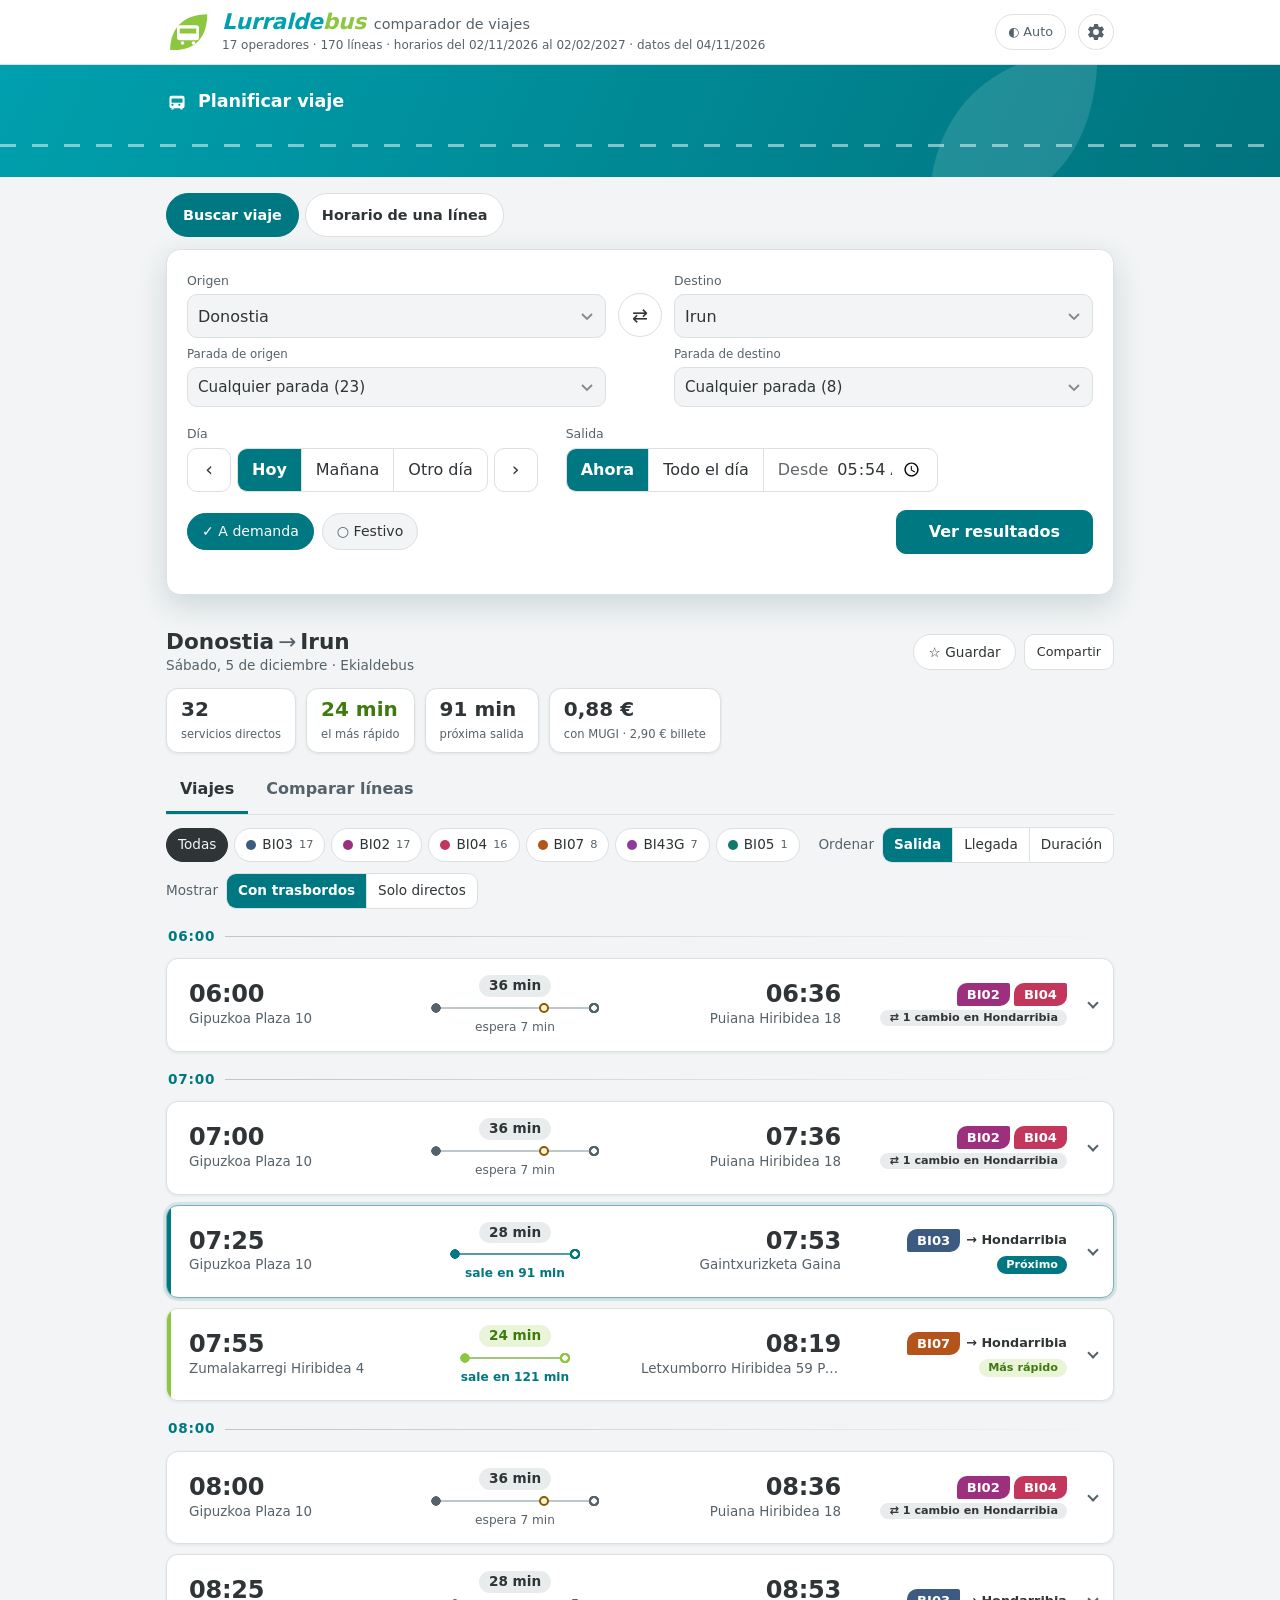
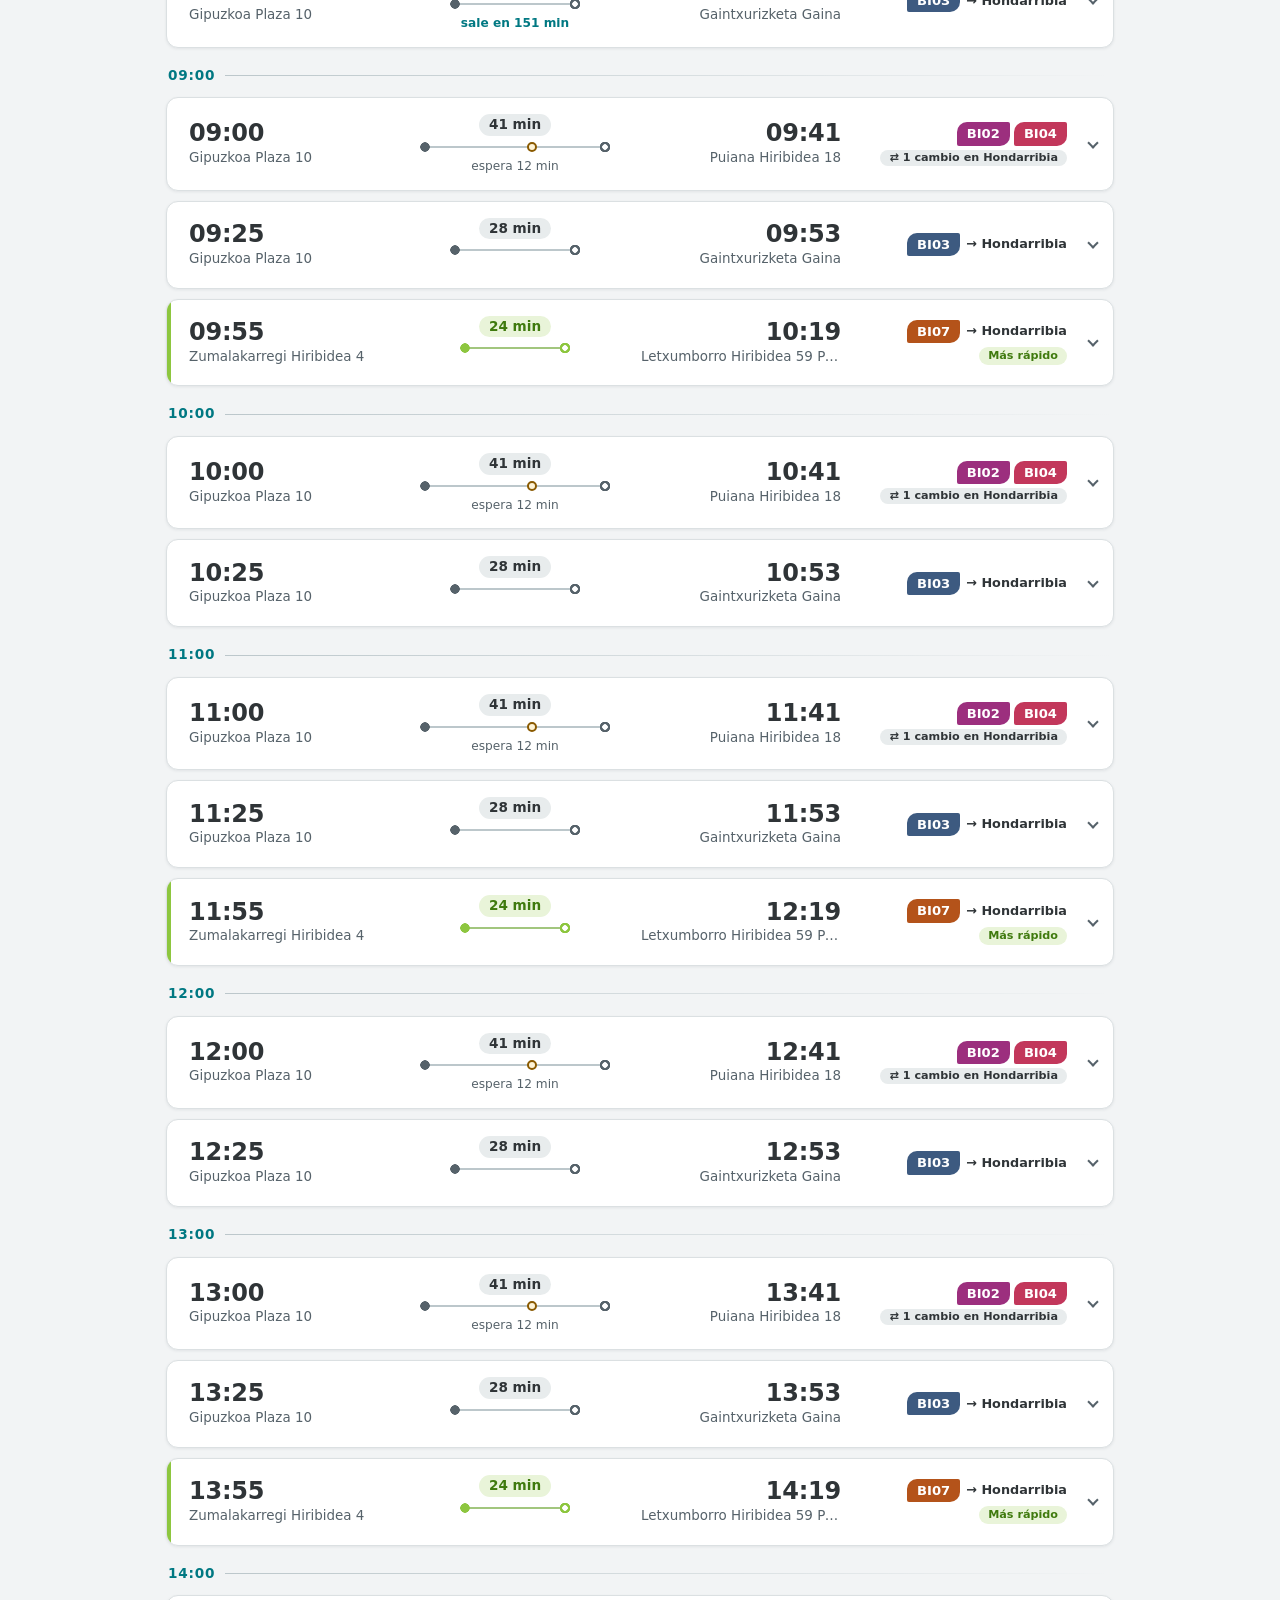
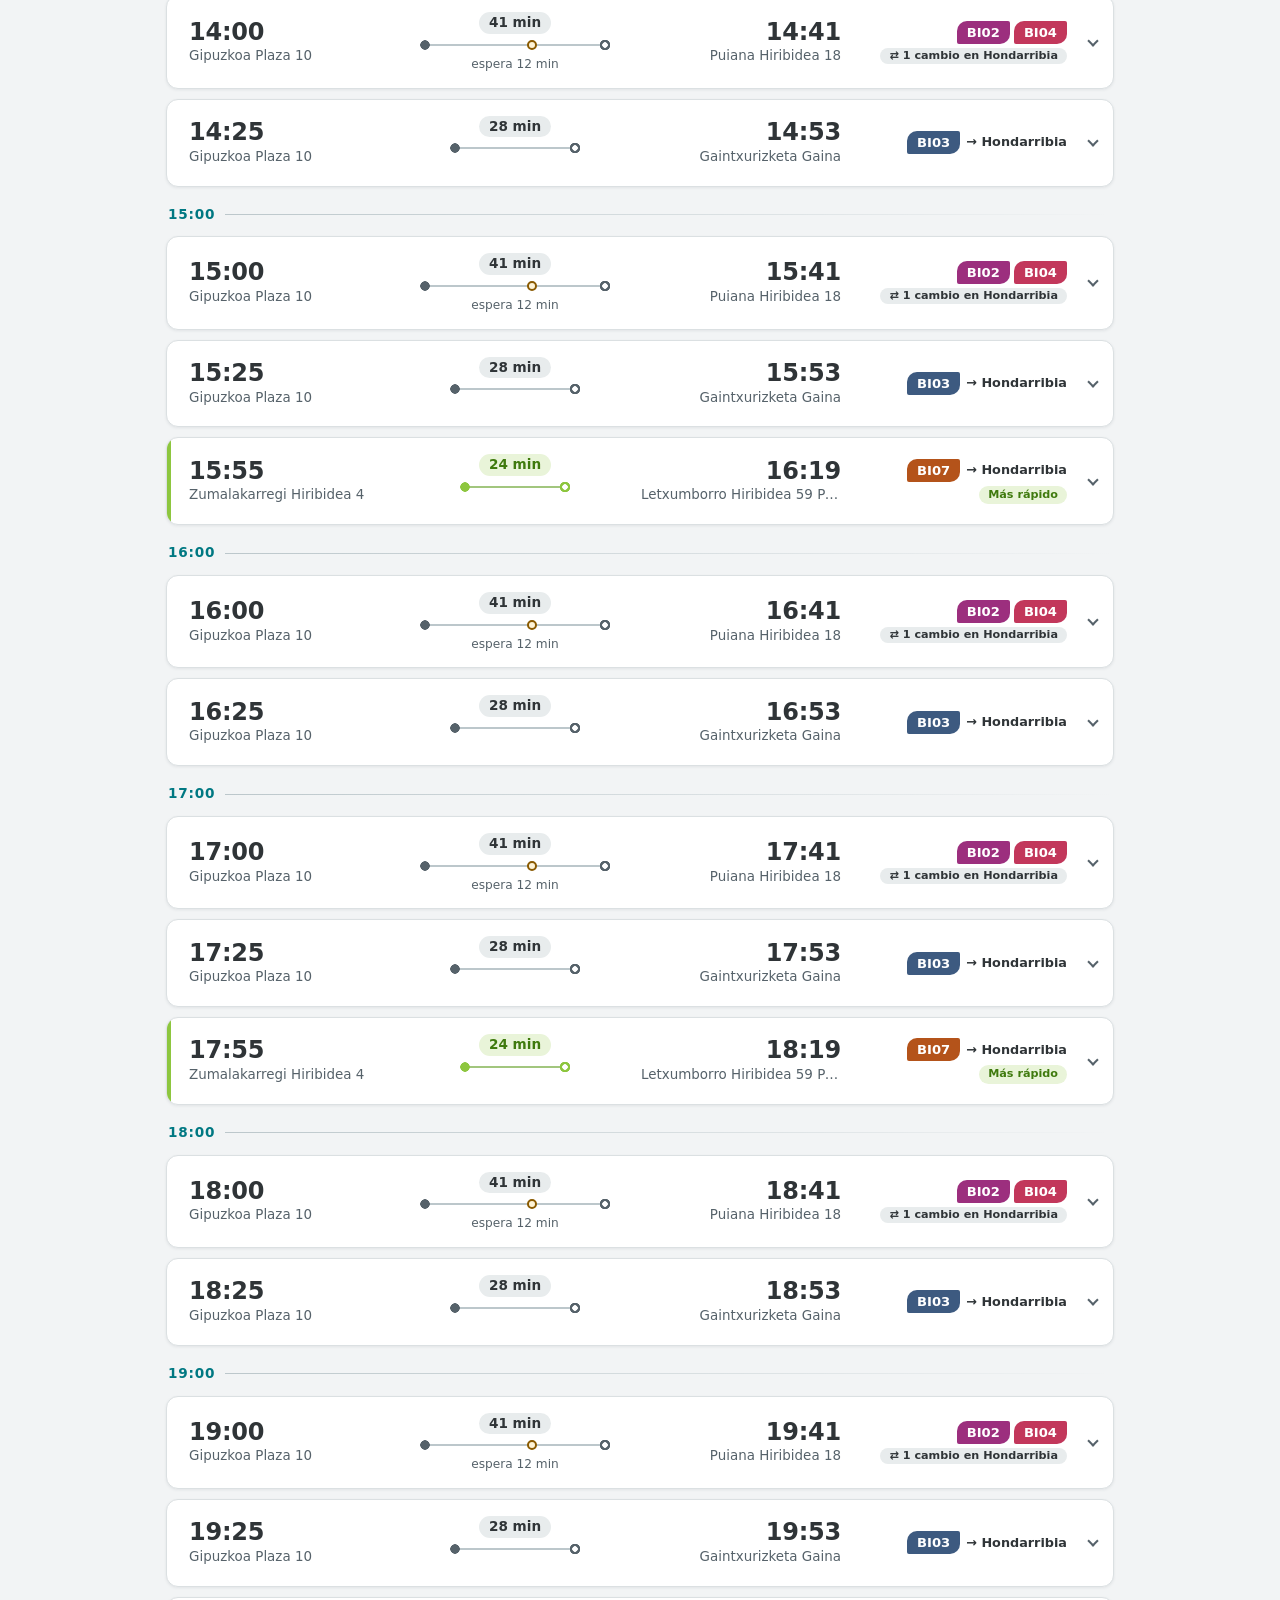
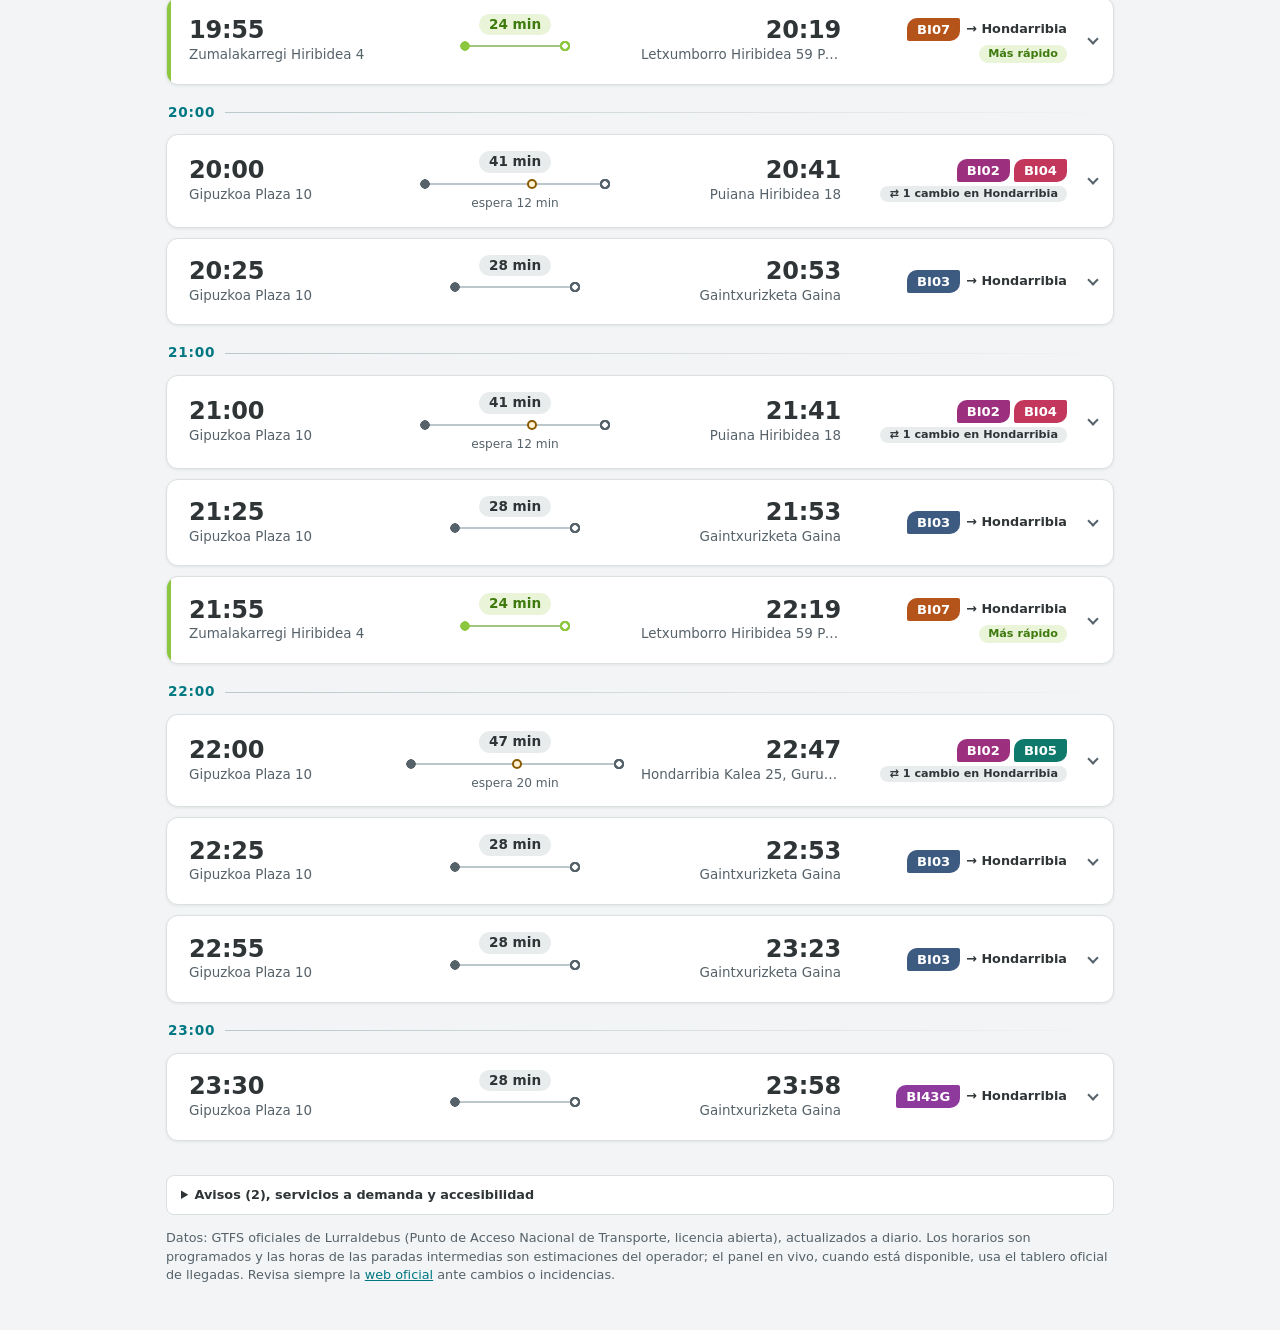
<file: web/index.html>
<!doctype html>
<html lang="es">
<head>
<meta charset="utf-8">
<meta name="viewport" content="width=device-width, initial-scale=1, viewport-fit=cover">
<title>Lurraldebus · Comparador de viajes</title>
<meta name="description" content="Horarios de Lurraldebus (Gipuzkoa) claros y comparables: todos los autobuses del día entre dos municipios.">
<meta name="theme-color" content="#00a0ae">
<meta name="apple-mobile-web-app-capable" content="yes">
<meta name="mobile-web-app-capable" content="yes">
<meta name="apple-mobile-web-app-title" content="Lurraldebus">
<link rel="manifest" href="manifest.webmanifest">
<link rel="icon" href="data:image/svg+xml,%3Csvg xmlns='http://www.w3.org/2000/svg' viewBox='0 0 32 32'%3E%3Cpath d='M3 29C3 13 13 3 30 3c0 17-9 27-27 26z' fill='%238dc63f'/%3E%3Cpath d='M10 11h12a2 2 0 0 1 2 2v7a2 2 0 0 1-2 2H10a2 2 0 0 1-2-2v-7a2 2 0 0 1 2-2zm0 2.5v3.5h12v-3.5z' fill='%23fff'/%3E%3C/svg%3E">
<link rel="apple-touch-icon" href="icons/icon-192.png">
<link rel="stylesheet" href="style.css?v=dev">
<script src="theme.js?v=dev"></script>
</head>
<body>
<header class="top">
  <div class="top-in">
    <svg class="logo" viewBox="0 0 32 32" aria-hidden="true"><path d="M3 29C3 13 13 3 30 3c0 17-9 27-27 26z" fill="#8dc63f"/><path d="M10 11h12a2 2 0 0 1 2 2v7a2 2 0 0 1-2 2H10a2 2 0 0 1-2-2v-7a2 2 0 0 1 2-2zm0 2.5v3.5h12v-3.5z" fill="#fff"/><circle cx="12" cy="24" r="1.3" fill="#fff"/><circle cx="20" cy="24" r="1.3" fill="#fff"/></svg>
    <div class="brand">
      <h1><span class="l">Lurralde</span><span class="b">bus</span><span class="sub">comparador de viajes</span></h1>
      <p id="validity"></p>
    </div>
    <button type="button" id="theme" class="theme" aria-label="Cambiar tema">◐ Auto</button>
    <button type="button" id="gear" class="gear" aria-label="Ajustes" title="Ajustes" aria-haspopup="dialog">
      <svg viewBox="0 0 24 24" aria-hidden="true"><path d="M19.4 13a7.5 7.5 0 0 0 0-2l2-1.6a.5.5 0 0 0 .1-.6l-1.9-3.3a.5.5 0 0 0-.6-.2l-2.4 1a7.4 7.4 0 0 0-1.7-1l-.4-2.5a.5.5 0 0 0-.5-.4h-3.8a.5.5 0 0 0-.5.4l-.4 2.5a7.4 7.4 0 0 0-1.7 1l-2.4-1a.5.5 0 0 0-.6.2L2.5 8.8a.5.5 0 0 0 .1.6l2 1.6a7.5 7.5 0 0 0 0 2l-2 1.6a.5.5 0 0 0-.1.6l1.9 3.3c.1.2.4.3.6.2l2.4-1c.5.4 1.1.7 1.7 1l.4 2.5c0 .2.2.4.5.4h3.8c.3 0 .5-.2.5-.4l.4-2.5c.6-.3 1.2-.6 1.7-1l2.4 1c.2.1.5 0 .6-.2l1.9-3.3a.5.5 0 0 0-.1-.6zM12 15.5a3.5 3.5 0 1 1 0-7 3.5 3.5 0 0 1 0 7z"/></svg>
    </button>
  </div>
</header>

<dialog id="settings" class="settings" aria-labelledby="settings-title">
  <div class="settings-head">
    <h2 id="settings-title">Ajustes</h2>
    <button type="button" id="settings-close" class="icon" aria-label="Cerrar">✕</button>
  </div>
  <section>
    <h3>Tarjeta MUGI</h3>
    <p class="muted">Tu número se copia al pulsar «Comprar en Avanza» para que lo pegues en el campo de tarjeta de la web de compra. Se guarda solo en este navegador.</p>
    <label for="mugi">Número de la tarjeta
      <input type="text" id="mugi" inputmode="numeric" maxlength="10" autocomplete="off" placeholder="Número impreso en la tarjeta">
    </label>
    <div class="settings-actions">
      <button type="button" id="mugi-clear" hidden>Borrar número</button>
    </div>
  </section>
  <section>
    <h3>Compra en Avanza</h3>
    <p class="muted">Al pulsar «Comprar en Avanza» se abre Pesa con el viaje, la fecha y tu MUGI rellenos, y queda
      seleccionado el autobús concreto. Tú eliges la tarifa y haces el pago en la web de Pesa. Si algo cambia allí y no
      se puede rellenar, se abre igualmente para que lo elijas a mano.</p>
    <label class="check"><input type="checkbox" id="pesa-auto" checked> Rellenar automáticamente</label>
  </section>
  <section>
    <h3>Tiempo real</h3>
    <p class="muted">Al desplegar un viaje de hoy, la web consulta el tablero oficial para mostrar los minutos hasta tu parada,
      el retraso y la posición aproximada del autobús. La web oficial no permite estas consultas directamente, así que se
      usa un proxy propio. Si lo dejas vacío, el panel en vivo no aparece.</p>
    <label for="rtproxy">URL del proxy
      <input type="url" id="rtproxy" autocomplete="off" spellcheck="false" placeholder="https://…workers.dev">
    </label>
    <div class="settings-actions">
      <span id="rt-status" class="muted" role="status"></span>
      <button type="button" id="rt-clear" hidden>Quitar</button>
      <button type="button" id="rt-test">Probar</button>
    </div>
  </section>
  <div class="settings-actions settings-footer">
    <button type="button" id="settings-done" class="primary">Listo</button>
  </div>
</dialog>
<div class="band"><div class="band-in"><svg viewBox="0 0 32 32" aria-hidden="true"><path d="M8 7h16a3 3 0 0 1 3 3v12a3 3 0 0 1-3 3v2h-3v-2h-10v2H8v-2a3 3 0 0 1-3-3V10a3 3 0 0 1 3-3zm0 4v6h16v-6zm3 9a1.6 1.6 0 1 0 0 .1zm10 0a1.6 1.6 0 1 0 0 .1z"/></svg>Planificar viaje</div></div>

<main>
  <div class="modes" role="tablist" aria-label="Qué quieres consultar">
    <button type="button" role="tab" data-mode="trip" aria-selected="true">Buscar viaje</button>
    <button type="button" role="tab" data-mode="line" aria-selected="false">Horario de una línea</button>
  </div>

  <form id="form" class="panel" autocomplete="off">
    <!-- barra compacta (escritorio y móvil): sustituye al formulario mientras se miran resultados -->
    <div class="bar">
      <button type="button" id="psum" class="psum" aria-expanded="false" aria-controls="pfull">
        <span class="psum-text"><b id="psum-route"></b><small id="psum-when"></small></span>
        <span class="psum-edit">Cambiar</span>
      </button>
      <button type="button" id="pswap" class="icon bar-swap" title="Invertir origen y destino" aria-label="Invertir origen y destino">⇄</button>
    </div>

    <div id="pfull" class="pfull">
      <div class="linesel field">
        <label>Línea <select id="line"></select></label>
      </div>

      <div class="route">
        <div class="rcol">
          <label>Origen <select id="o"></select></label>
          <label class="stoplbl">Parada de origen <select id="os" class="stop"></select></label>
        </div>
        <button type="button" id="swap" class="icon rswap" title="Intercambiar origen y destino" aria-label="Intercambiar origen y destino">⇄</button>
        <div class="rcol">
          <label>Destino <select id="d"></select></label>
          <label class="stoplbl">Parada de destino <select id="ds" class="stop"></select></label>
        </div>
      </div>

      <div class="when">
        <div class="field">
          <span class="lbl">Día</span>
          <div class="daynav">
            <button type="button" id="prev" class="icon" aria-label="Día anterior">‹</button>
            <div class="seg" id="dayq">
              <button type="button" data-day="0">Hoy</button>
              <button type="button" data-day="1">Mañana</button>
              <label class="segopt" id="datebtn"><span id="datelabel">Otro día</span><input type="date" id="date" required aria-label="Elegir otro día"></label>
            </div>
            <button type="button" id="next" class="icon" aria-label="Día siguiente">›</button>
          </div>
        </div>
        <div class="field timefield">
          <span class="lbl">Salida</span>
          <div class="seg" id="timeq">
            <button type="button" id="now">Ahora</button>
            <button type="button" id="allday">Todo el día</button>
            <label class="segopt segtime" id="timebtn"><span>Desde</span><input type="time" id="time" aria-label="Hora de salida mínima"></label>
          </div>
        </div>
      </div>

      <div class="formfoot">
        <div class="opts" role="group" aria-label="Filtros">
          <label class="toggle t-only" title="Líneas cuyo código acaba en E: hay que pedirlas por teléfono con antelación"><input type="checkbox" id="demand" checked><span>A demanda</span></label>
          <label class="toggle" title="Aplica el horario de domingo"><input type="checkbox" id="holiday"><span>Festivo <small id="holname"></small></span></label>
        </div>
        <button type="button" id="pdone" class="done">Ver resultados</button>
      </div>

      <div class="recent" id="recent" hidden></div>
    </div>
  </form>

  <nav id="saved" class="saved" aria-label="Viajes guardados" hidden></nav>

  <section id="out" aria-live="polite"><p class="empty">Cargando horarios…</p></section>
</main>

<footer>
  <details class="info" id="info">
    <summary>Avisos, servicios a demanda y accesibilidad</summary>
    <div id="notices"></div>
    <h3>Servicios a demanda</h3>
    <p>Las líneas cuyo código acaba en <b>E</b> (p. ej. TO22E, GO21E) solo circulan si se piden llamando al
      <a href="tel:900300340">900 300 340</a> (de 08:00 a 20:00, todos los días) con al menos <b>60 minutos</b> de antelación
      (si salen antes de las 08:00, antes de las 20:00 del día anterior). Algunas líneas también tienen paradas a demanda
      (se piden con 30 minutos de antelación). Esta web no sabe cuáles son esas paradas.</p>
    <h3>Accesibilidad y grupos</h3>
    <p>Los autobuses están adaptados y siempre hay un hueco para silla de ruedas, pero en las líneas de largo recorrido
      conviene reservarlo llamando al <a href="tel:900300340">900 300 340</a>. Los grupos (hasta 45 personas) deben avisar con una semana.
      También hay servicios especiales (sidrerías, fiestas, eventos) que no figuran en los horarios.</p>
    <h3>Tiempo real y más información</h3>
    <p>En el detalle de cada viaje, «Tiempo real» abre la web oficial en esa parada, con minutos de espera y ocupación.
      Si el proxy está configurado, al desplegar un viaje <b>de hoy</b> aparece además un panel «EN VIVO» con los minutos
      hasta tu parada, el retraso, la ocupación y la posición aproximada del autobús. Lurraldebus no publica la posición GPS:
      se deduce del tablero oficial de llegadas, así que puede fallar en líneas con varios autobuses cerca.
      Más: <a href="https://lurraldebus.eus/notifications/index" rel="noopener">avisos oficiales</a> ·
      <a href="https://lurraldebus.eus/info/tarifas_zonas" rel="noopener">tarifas y zonas</a> ·
      <a href="https://lurraldebus.eus/info/servicios" rel="noopener">servicios especiales</a> ·
      <a href="https://lurraldebus.eus/info/demanda" rel="noopener">servicios a demanda</a>.</p>
  </details>
  <p>Datos: GTFS oficiales de Lurraldebus (Punto de Acceso Nacional de Transporte, licencia abierta), actualizados a diario.
  Los horarios son programados y las horas de las paradas intermedias son estimaciones del operador; el panel en vivo, cuando
  está disponible, usa el tablero oficial de llegadas. Revisa siempre la
  <a href="https://lurraldebus.eus" rel="noopener">web oficial</a> ante cambios o incidencias.</p>
</footer>

<script src="search.js?v=dev"></script>
<script src="realtime.js?v=dev"></script>
<script src="pesa.js?v=dev"></script>
<script src="holidays.js?v=dev"></script>
<script src="fares.js?v=dev"></script>
<script src="app.js?v=dev"></script>
</body>
</html>
</file>
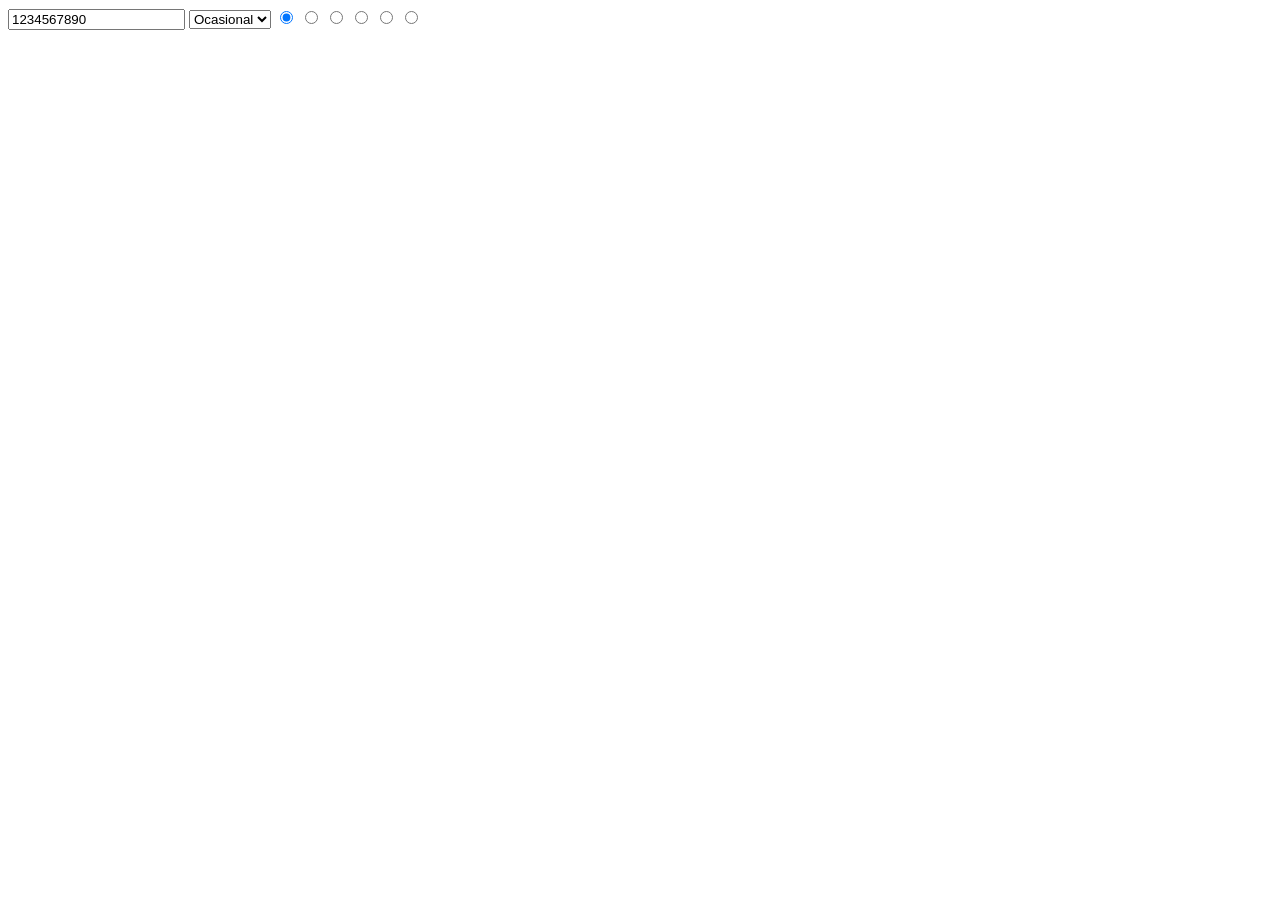
<file: test/fixture/pesa-results.html>
<!DOCTYPE html><html><head><title>Resultados Pesa (fixture)</title></head><body>
<form name='miform1' action='comprobarta.asp' method='post'>
<input type='hidden' id='totalI' name='totalI' title='29' />
<input type='hidden' id='tariv' name='tariv' value='12' title='12' />
<input type='hidden' id='valorI' name='valorI' value='' />
<input type='hidden' id='origenSec' name='origenSec' value='20' />
<input type='hidden' id='destinoSec' name='destinoSec' value='1' />
<input type='text' id='tarjeta1' name='tarjeta1' value='1234567890' />
<SELECT NAME='descuentoI' id='descuentoI'><option value='5' selected='selected'>Ocasional</option></SELECT>
<INPUT TYPE='radio' id='elegido1' NAME='elegido1' onclick='marcarElegido(1)' value='1076289-17/11/2026-20/1080021-1/16986-06:00-07:15-13417-Diputacion--127574-3-1-False' checked>
<input type='hidden' id='horaI1' name='horaI0' title='06:00' />
<input type='hidden' name='fechaI1' id='fechaI1' title=17/11/2026 />
<input type='hidden' id='horaL1' name='horaL0' title='07:15' />
<input type='hidden' name='dispoI1' id='dispoI1' title=NO />
<INPUT TYPE='radio' id='elegido2' NAME='elegido2' onclick='marcarElegido(2)' value='1076290-17/11/2026-20/1080021-1/16986-06:30-07:45-13417-Diputacion--127574-3-1-False' unchecked>
<input type='hidden' id='horaI2' name='horaI1' title='06:30' />
<input type='hidden' name='fechaI2' id='fechaI2' title=17/11/2026 />
<input type='hidden' id='horaL2' name='horaL1' title='07:45' />
<input type='hidden' name='dispoI2' id='dispoI2' title=NO />
<INPUT TYPE='radio' id='elegido3' NAME='elegido3' onclick='marcarElegido(3)' value='1076291-17/11/2026-20/1080021-1/16986-07:00-08:15-13417-Diputacion--127574-3-1-False' unchecked>
<input type='hidden' id='horaI3' name='horaI2' title='07:00' />
<input type='hidden' name='fechaI3' id='fechaI3' title=17/11/2026 />
<input type='hidden' id='horaL3' name='horaL2' title='08:15' />
<input type='hidden' name='dispoI3' id='dispoI3' title=NO />
<INPUT TYPE='radio' id='elegido4' NAME='elegido4' onclick='marcarElegido(4)' value='1076292-17/11/2026-20/1080021-1/16986-07:30-08:45-13417-Diputacion--127574-3-1-False' unchecked>
<input type='hidden' id='horaI4' name='horaI3' title='07:30' />
<input type='hidden' name='fechaI4' id='fechaI4' title=17/11/2026 />
<input type='hidden' id='horaL4' name='horaL3' title='08:45' />
<input type='hidden' name='dispoI4' id='dispoI4' title=SI />
<INPUT TYPE='radio' id='elegido5' NAME='elegido5' onclick='marcarElegido(5)' value='1076293-17/11/2026-20/1080021-1/16986-08:00-09:15-13417-Diputacion--127574-3-1-False' unchecked>
<input type='hidden' id='horaI5' name='horaI4' title='08:00' />
<input type='hidden' name='fechaI5' id='fechaI5' title=17/11/2026 />
<input type='hidden' id='horaL5' name='horaL4' title='09:15' />
<input type='hidden' name='dispoI5' id='dispoI5' title=NO />
<INPUT TYPE='radio' id='elegido6' NAME='elegido6' onclick='marcarElegido(6)' value='1076294-17/11/2026-20/1080021-1/16986-08:30-09:45-13417-Diputacion--127574-3-1-False' unchecked>
<input type='hidden' id='horaI6' name='horaI5' title='08:30' />
<input type='hidden' name='fechaI6' id='fechaI6' title=17/11/2026 />
<input type='hidden' id='horaL6' name='horaL5' title='09:45' />
<input type='hidden' name='dispoI6' id='dispoI6' title=SI />
</form></body></html>
</file>
<file: web/style.css>
:root {
  --bg: #f2f4f5; --card: #fff; --ink: #2f3437; --muted: #56626a; --line: #dbe0e2;
  --accent: #007882; --accent-ink: #fff; --teal: #00a0ae;
  --good: #3f7a0e; --good-bg: #e9f4d9; --brand: #8dc63f;
  --warn-bg: #fff4d6; --warn: #8a5a00; --chip: #e8eced; --shadow: 0 1px 3px rgba(20, 40, 45, .08);
  --band: #00a0ae; --band-ink: #fff; --line2: #bcc7cb; --bad: #b3261e; --bad-bg: #fdeceb; --bus-ico: url("data:image/svg+xml,%3Csvg xmlns='http://www.w3.org/2000/svg' viewBox='0 0 32 32'%3E%3Cpath d='M8 7h16a3 3 0 0 1 3 3v12a3 3 0 0 1-3 3v2h-3v-2h-10v2H8v-2a3 3 0 0 1-3-3V10a3 3 0 0 1 3-3zm0 4v6h16v-6zm3 9a1.6 1.6 0 1 0 0 .1zm10 0a1.6 1.6 0 1 0 0 .1z' fill='%23fff'/%3E%3C/svg%3E");
  color-scheme: light dark;
}
@media (prefers-color-scheme: dark) {
  :root:not([data-theme=light]) {
    --bg: #0f1719; --card: #172023; --ink: #e6eef0; --muted: #a3b4b8; --line: #26343a;
    --accent: #3cc6d3; --accent-ink: #06262a; --teal: #3cc6d3;
    --good: #a6dc5c; --good-bg: #20301a; --brand: #8dc63f;
    --warn-bg: #3a2f10; --warn: #f0c36a; --chip: #213036; --shadow: none;
    --band: #00525a; --band-ink: #e6f7f9; --line2: #3b4e55; --bad: #ff8f86; --bad-bg: #3d1b19; --bus-ico: url("data:image/svg+xml,%3Csvg xmlns='http://www.w3.org/2000/svg' viewBox='0 0 32 32'%3E%3Cpath d='M8 7h16a3 3 0 0 1 3 3v12a3 3 0 0 1-3 3v2h-3v-2h-10v2H8v-2a3 3 0 0 1-3-3V10a3 3 0 0 1 3-3zm0 4v6h16v-6zm3 9a1.6 1.6 0 1 0 0 .1zm10 0a1.6 1.6 0 1 0 0 .1z' fill='%2310240a'/%3E%3C/svg%3E");
  }
}
:root[data-theme=light] { color-scheme: light; }
:root[data-theme=dark] {
  --bg: #0f1719; --card: #172023; --ink: #e6eef0; --muted: #a3b4b8; --line: #26343a;
  --accent: #3cc6d3; --accent-ink: #06262a; --teal: #3cc6d3;
  --good: #a6dc5c; --good-bg: #20301a; --brand: #8dc63f;
  --warn-bg: #3a2f10; --warn: #f0c36a; --chip: #213036; --shadow: none;
  --band: #00525a; --band-ink: #e6f7f9; --line2: #3b4e55; --bad: #ff8f86; --bad-bg: #3d1b19; --bus-ico: url("data:image/svg+xml,%3Csvg xmlns='http://www.w3.org/2000/svg' viewBox='0 0 32 32'%3E%3Cpath d='M8 7h16a3 3 0 0 1 3 3v12a3 3 0 0 1-3 3v2h-3v-2h-10v2H8v-2a3 3 0 0 1-3-3V10a3 3 0 0 1 3-3zm0 4v6h16v-6zm3 9a1.6 1.6 0 1 0 0 .1zm10 0a1.6 1.6 0 1 0 0 .1z' fill='%2310240a'/%3E%3C/svg%3E");
  color-scheme: dark;
}
* { box-sizing: border-box; }
html { -webkit-text-size-adjust: 100%; scroll-behavior: smooth; }
body { margin: 0; background: var(--bg); color: var(--ink);
  font: 16px/1.45 system-ui, -apple-system, "Segoe UI", Roboto, sans-serif; -webkit-tap-highlight-color: transparent; }
a { color: var(--accent); }
h2, h3 { margin: 0; }
sup { font-size: .6em; font-weight: 700; color: var(--muted); line-height: 0; vertical-align: top; position: relative; top: .35em; }

/* cabecera */
.top { background: var(--card); border-bottom: 1px solid var(--line); }
.top-in { max-width: 980px; margin: 0 auto; padding: 10px 16px; display: flex; gap: 12px; align-items: center; }
.logo { width: 44px; height: 44px; flex: none; }
h1 { margin: 0; font-size: 1.35rem; line-height: 1.15; letter-spacing: -.01em; font-style: italic; font-weight: 800; }
h1 .l { color: var(--teal); }
h1 .b { color: var(--brand); }
h1 span.sub { font-style: normal; font-weight: 400; color: var(--muted); font-size: .9rem; margin-left: .5rem; letter-spacing: 0; }
.theme { margin-left: auto; min-height: 36px; padding: 4px 12px; font-size: .8rem; border-radius: 999px; white-space: nowrap; color: var(--muted); }
.theme:hover { color: var(--ink); }
#validity { margin: 2px 0 0; font-size: .75rem; color: var(--muted); }
.band { position: relative; overflow: hidden; height: 112px; color: var(--band-ink);
  background: linear-gradient(115deg, var(--band) 0%, color-mix(in srgb, var(--band) 72%, #000) 100%); }
.band::before { content: ""; position: absolute; right: max(2%, calc(50% - 470px)); top: -34px; width: 200px; height: 200px; opacity: .13;
  background: url("data:image/svg+xml,%3Csvg xmlns='http://www.w3.org/2000/svg' viewBox='0 0 32 32'%3E%3Cpath d='M3 29C3 13 13 3 30 3c0 17-9 27-27 26z' fill='%23fff'/%3E%3C/svg%3E") center / contain no-repeat; }
/* carretera: línea discontinua que avanza despacio */
.band::after { content: ""; position: absolute; left: 0; right: 0; bottom: 30px; height: 3px; opacity: .5; animation: road 2.4s linear infinite;
  background: repeating-linear-gradient(90deg, #fff 0 16px, transparent 16px 32px); }
@keyframes road { to { background-position-x: 32px; } }
.band-in { position: relative; z-index: 1; max-width: 980px; margin: 0 auto; padding: 24px 16px 0; display: flex; align-items: center; gap: 10px; font-weight: 700; font-size: 1.1rem; letter-spacing: -.005em; }
.band-in svg { width: 22px; height: 22px; fill: currentColor; }
main { max-width: 980px; margin: 0 auto; padding: 0 16px 24px; }
footer { max-width: 980px; margin: 0 auto; padding: 0 16px 32px; color: var(--muted); font-size: .8rem; }
.muted { color: var(--muted); font-size: .85rem; }

/* formulario */
.panel { scroll-margin-top: 10px; background: var(--card); border: 1px solid var(--line); border-radius: 14px; padding: 22px 20px; box-shadow: 0 10px 30px rgba(0, 60, 70, .16); margin-top: -20px; position: relative; }
label, .lbl { display: flex; flex-direction: column; gap: 4px; font-size: .78rem; color: var(--muted); min-width: 0; }
.lbl { display: block; margin-bottom: 4px; }
select, input[type=date], input[type=time], .settings input[type=text], .settings input[type=url] {
  font: inherit; font-size: 1rem; color: var(--ink); background: var(--bg);
  border: 1px solid var(--line); border-radius: 10px; padding: 9px 10px; width: 100%; min-height: 44px;
}
select:focus-visible, input:focus-visible, button:focus-visible { outline: 2px solid var(--accent); outline-offset: 1px; }
.combo { position: relative; }
.combo select { display: none; }
.combo-in { font: inherit; font-size: 1rem; color: var(--ink); background: var(--bg) url("data:image/svg+xml,%3Csvg xmlns='http://www.w3.org/2000/svg' width='16' height='16' viewBox='0 0 16 16'%3E%3Cpath d='M3 6l5 5 5-5' fill='none' stroke='%23888' stroke-width='1.8'/%3E%3C/svg%3E") no-repeat right 10px center;
  border: 1px solid var(--line); border-radius: 10px; padding: 9px 32px 9px 10px; width: 100%; min-height: 44px; }
.combo-list { position: absolute; z-index: 20; left: 0; right: 0; top: calc(100% + 4px); margin: 0; padding: 4px; list-style: none;
  max-height: 280px; overflow-y: auto; background: var(--card); border: 1px solid var(--line); border-radius: 12px; box-shadow: 0 8px 24px rgba(16, 24, 40, .18); }
.combo-list li { padding: 8px 10px; border-radius: 8px; cursor: pointer; font-size: .95rem; color: var(--ink); }
.combo-list li.active { background: var(--accent); color: var(--accent-ink); }
.combo-list li[aria-selected=true]:not(.active) { font-weight: 700; }
.combo-list li small { display: block; font-size: .75rem; opacity: .75; margin-top: 1px; }
.combo-list li.none { color: var(--muted); cursor: default; }
.gear { min-height: 36px; width: 36px; padding: 0; border-radius: 999px; display: grid; place-items: center; flex: none; color: var(--muted); }
.gear:hover { color: var(--ink); }
.gear svg { width: 20px; height: 20px; fill: currentColor; }
.settings { width: min(440px, calc(100vw - 28px)); max-height: calc(100dvh - 28px); overflow-y: auto; margin: auto; padding: 20px;
  background: var(--card); color: var(--ink); border: 1px solid var(--line); border-radius: 14px; box-shadow: 0 16px 48px rgba(0, 20, 30, .35); }
.settings::backdrop { background: rgba(8, 20, 24, .55); }
.settings-head { display: flex; align-items: center; justify-content: space-between; margin-bottom: 14px; }
.settings h2 { margin: 0; font-size: 1.2rem; }
.settings h3 { margin: 0 0 6px; font-size: 1rem; }
.settings p { margin: 0 0 14px; }
.settings .icon { min-height: 36px; width: 36px; padding: 0; border-radius: 999px; }
.settings-actions { display: flex; justify-content: flex-end; gap: 8px; margin-top: 18px; align-items: center; }
.settings section + section { margin-top: 20px; padding-top: 16px; border-top: 1px solid var(--line); }
.settings .settings-footer { margin-top: 20px; padding-top: 14px; border-top: 1px solid var(--line); }
.settings #rt-status { margin-right: auto; font-size: .8rem; }
.settings label.check { display: flex; align-items: center; gap: 10px; cursor: pointer; }
.settings label.check input { width: 18px; height: 18px; accent-color: var(--accent); }
.settings .primary { background: var(--accent); color: var(--accent-ink); border-color: var(--accent); font-weight: 700; }
button.link { all: unset; cursor: pointer; color: var(--accent); text-decoration: underline; font-weight: 600; }
button.link:focus-visible { outline: 2px solid var(--accent); outline-offset: 2px; }
.buy { margin-top: 14px; padding-top: 12px; border-top: 1px solid var(--line); }
.buy button[data-buy] { background: var(--accent); color: var(--accent-ink); border-color: var(--accent); font-weight: 700; }
.buy .buy-pick { margin: 10px 0 0; font-size: .85rem; }
.buy .buy-note { margin: 8px 0 0; }
.rcol { display: flex; flex-direction: column; gap: 8px; min-width: 0; }
.stoplbl { font-size: .74rem; }
.stoplbl[hidden] { display: none; }
.stoplbl .combo-in { font-size: .95rem; min-height: 40px; padding-top: 6px; padding-bottom: 6px; }
/* barra compacta (escritorio y móvil) que sustituye al formulario mientras se miran resultados */
.bar { display: none; align-items: center; gap: 2px; }
.panel.collapsed { position: sticky; top: 8px; z-index: 30; padding: 0; }
.panel.collapsed .pfull { display: none; }
.panel.collapsed .bar { display: flex; }
.pfull { animation: rise .22s ease; }
.psum { flex: 1; min-width: 0; display: flex; align-items: center; gap: 12px; min-height: 60px; padding: 8px 6px 8px 16px; border: 0; border-radius: 14px; background: transparent; text-align: left; }
.psum:hover { background: color-mix(in srgb, var(--chip) 40%, transparent); }
.psum-text { flex: 1; min-width: 0; display: flex; flex-direction: column; }
.psum-text b { font-size: 1.05rem; white-space: nowrap; overflow: hidden; text-overflow: ellipsis; }
.psum-text small { color: var(--muted); font-size: .85rem; line-height: 1.3; overflow: hidden; display: -webkit-box; -webkit-line-clamp: 2; -webkit-box-orient: vertical; }
.psum-edit { color: var(--accent); font-weight: 700; font-size: .9rem; }
.bar-swap { flex: none; margin-right: 10px; border-radius: 999px; color: var(--muted); }
.bar-swap:hover { color: var(--accent); }
.done { display: block; width: 100%; background: var(--accent); color: var(--accent-ink); border-color: var(--accent); font-weight: 700; }
.recent { display: flex; flex-wrap: wrap; gap: 8px; align-items: center; margin-top: 18px; font-size: .82rem; color: var(--muted); }
.rchip { min-height: 34px; padding: 3px 12px; border-radius: 999px; font-size: .85rem; }
button { font: inherit; cursor: pointer; border: 1px solid var(--line); background: var(--card);
  color: var(--ink); border-radius: 10px; padding: 8px 12px; min-height: 44px; }
button:hover { border-color: var(--accent); }
button.icon { padding: 6px 12px; font-size: 1.2rem; line-height: 1; min-width: 44px; }
.route { display: grid; grid-template-columns: minmax(0, 1fr) auto minmax(0, 1fr); gap: 12px; align-items: start; }
.rswap { margin-top: 21px; border-radius: 999px; }
.rswap:hover { color: var(--accent); }
.when { display: flex; flex-wrap: wrap; gap: 16px 28px; align-items: flex-start; margin-top: 18px; }
.field { min-width: 0; }
.daynav { display: flex; align-items: center; gap: 6px; }
/* segmentos: botones y campos (fecha, hora) con el mismo aspecto */
.seg { display: inline-flex; border: 1px solid var(--line); border-radius: 10px; overflow: hidden; background: var(--card); }
.seg > * { border: 0; border-radius: 0; min-height: 42px; padding: 6px 14px; background: transparent; color: var(--ink); white-space: nowrap; font: inherit; }
.seg > * + * { border-left: 1px solid var(--line); }
.seg > [aria-pressed=true], .seg > .on { background: var(--accent); color: var(--accent-ink); font-weight: 600; }
.seg > .segopt { position: relative; display: flex; flex-direction: row; align-items: center; justify-content: center; gap: 8px; cursor: pointer; font-size: 1rem; }
.segopt span { color: inherit; font-size: inherit; }
.segopt input { font: inherit; color: inherit; background: transparent; border: 0; padding: 0; min-height: 0; width: auto; color-scheme: inherit; }
#datebtn input { position: absolute; inset: 0; width: 100%; height: 100%; opacity: 0; cursor: pointer; }
.segtime input { width: 5.4rem; }
.segtime span { opacity: .75; }
.segopt:focus-within { outline: 2px solid var(--accent); outline-offset: -2px; }
.formfoot { display: flex; flex-wrap: wrap; align-items: center; justify-content: space-between; gap: 14px 20px; margin-top: 18px; }
.opts { display: flex; flex-wrap: wrap; gap: 8px; }
.toggle { flex-direction: row; cursor: pointer; }
.toggle input { position: absolute; opacity: 0; pointer-events: none; }
.toggle span { padding: 7px 14px; border: 1px solid var(--line); border-radius: 999px; font-size: .88rem; color: var(--ink); background: var(--bg); }
.toggle span::before { content: "○ "; color: var(--muted); }
.toggle input:checked + span { background: var(--accent); border-color: var(--accent); color: var(--accent-ink); }
.toggle input:checked + span::before { content: "✓ "; color: inherit; }
.toggle input:focus-visible + span { outline: 2px solid var(--accent); outline-offset: 2px; }
.toggle small { opacity: .75; }
@media (min-width: 701px) { .done { width: auto; padding: 8px 32px; } }

/* resumen */
.summary { display: flex; flex-wrap: wrap; gap: 12px 24px; align-items: center; margin: 20px 0 4px; }
.summary .title { flex: 1 1 260px; min-width: 0; }
.summary h2 { font-size: 1.35rem; line-height: 1.2; overflow-wrap: anywhere; }
.summary h2 .arr { color: var(--muted); font-weight: 400; margin: 0 .25rem; }
.kpis { display: flex; gap: 10px; flex-wrap: wrap; }
@media (min-width: 701px) {
  .summary .actions { order: 2; margin-left: auto; }
  .summary .kpis { order: 3; flex-basis: 100%; }
}
.kpi { background: var(--card); border: 1px solid var(--line); border-radius: 12px; padding: 8px 14px; min-width: 96px; box-shadow: var(--shadow); }
.kpi b { display: block; white-space: nowrap; font-size: 1.25rem; line-height: 1.2; font-variant-numeric: tabular-nums; }
.kpi span { font-size: .72rem; color: var(--muted); }
.kpi.good b { color: var(--good); }
.copy { min-height: 36px; font-size: .8rem; padding: 4px 12px; }
.brief, .copy .ic { display: none; }
.star .ic { margin-right: .35em; }
.when-line { margin: 2px 0 0; }
.actions { display: flex; gap: 8px; align-items: center; }
.star { min-height: 36px; font-size: .85rem; padding: 4px 14px; border-radius: 999px; white-space: nowrap; }
.star[aria-pressed=true] { background: var(--brand); border-color: var(--brand); color: #16210a; font-weight: 700; }
.saved { display: flex; flex-wrap: wrap; gap: 6px; margin: 14px 0 0; }
.schip { flex: none; min-height: 38px; padding: 4px 14px; border-radius: 999px; font-size: .9rem; display: inline-flex; gap: 6px; align-items: center; }
.schip .st { color: #d49a00; }
.schip small { color: var(--muted); }
.schip[aria-pressed=true] { background: var(--ink); color: var(--bg); border-color: var(--ink); }
.schip[aria-pressed=true] small { color: inherit; opacity: .75; }

/* pestañas y barras */
.tabs { display: flex; gap: 4px; border-bottom: 1px solid var(--line); margin: 14px 0 12px; }
.tabs button { border: 0; border-bottom: 3px solid transparent; border-radius: 0; background: none; padding: 10px 14px; color: var(--muted); font-weight: 600; }
.tabs button[aria-selected=true] { color: var(--ink); border-bottom-color: var(--accent); }
.toolbar { display: flex; flex-wrap: wrap; gap: 10px; align-items: center; justify-content: space-between; margin-bottom: 8px; }
.chips { display: flex; flex-wrap: wrap; gap: 6px; }
.lchip { min-height: 34px; padding: 3px 11px; border-radius: 999px; font-size: .85rem; display: inline-flex; align-items: center; gap: 6px; }
.lchip i { width: 10px; height: 10px; border-radius: 50%; display: inline-block; }
.lchip small { color: var(--muted); }
.lchip[aria-pressed=true] { background: var(--ink); color: var(--bg); border-color: var(--ink); }
.lchip[aria-pressed=true] small { color: inherit; opacity: .7; }
.sort { display: flex; align-items: center; gap: 8px; }
.sort .seg button { min-height: 34px; font-size: .85rem; padding: 4px 11px; }
.notice { background: var(--warn-bg); color: var(--warn); padding: 10px 14px; border-radius: 12px; font-size: .9rem; margin: 10px 0; }
.empty { padding: 36px 12px; text-align: center; color: var(--muted); }
.hour { margin: 12px 0 6px; padding: 6px 2px; font-size: .85rem; font-weight: 700; color: var(--accent); letter-spacing: .06em; font-variant-numeric: tabular-nums; display: flex; align-items: center; gap: 10px;
  position: sticky; top: var(--bar-h, 0px); z-index: 5; background: var(--bg); }
.hour::after { content: ""; flex: 1; height: 1px; background: linear-gradient(to right, var(--line2), transparent); }
.section { margin: 22px 0 8px; font-size: 1.05rem; }
.section small { color: var(--muted); font-weight: 400; font-size: .85rem; }

/* tarjetas de viaje
   Escritorio: salida · trayecto · llegada · quién lo hace. Móvil: línea de tiempo vertical (ver @media). */
.trip { position: relative; overflow: hidden; background: var(--card); border: 1px solid var(--line); border-radius: 12px; margin-bottom: 10px;
  box-shadow: var(--shadow); transition: border-color .2s, box-shadow .2s, transform .2s; }
.trip::before { content: ""; position: absolute; left: 0; top: 0; bottom: 0; width: 4px; background: var(--bar, transparent); }
.trip.fastest { --bar: var(--brand); --tdot: var(--brand); }
.trip.demand { --bar: #d49a00; }
.trip.is-next { --bar: var(--accent); --tdot: var(--accent); border-color: color-mix(in srgb, var(--accent) 45%, var(--line));
  box-shadow: 0 0 0 3px color-mix(in srgb, var(--accent) 12%, transparent), var(--shadow); }
.trip:hover { border-color: color-mix(in srgb, var(--accent) 50%, var(--line)); box-shadow: 0 6px 18px rgba(0, 60, 70, .10); transform: translateY(-1px); }
.trip[open] { border-color: color-mix(in srgb, var(--accent) 55%, var(--line)); transform: none; }
.trip > summary { list-style: none; cursor: pointer; position: relative; padding: 14px 16px 14px 22px; display: grid; align-items: center; gap: 6px 16px;
  grid-template-columns: minmax(0, 1fr) minmax(130px, 220px) minmax(0, 1fr) minmax(130px, 210px) 14px; }
.trip > summary::-webkit-details-marker { display: none; }
.trip > summary:active { background: color-mix(in srgb, var(--chip) 50%, transparent); }
.end { min-width: 0; }
.end.arr { text-align: right; }
.clk { display: block; position: relative; font-size: 1.5rem; line-height: 1.15; font-weight: 700; font-variant-numeric: tabular-nums; letter-spacing: -.01em; white-space: nowrap; }
.end small { display: block; color: var(--muted); font-size: .84rem; white-space: nowrap; overflow: hidden; text-overflow: ellipsis; }
.mid { text-align: center; min-width: 0; }
.dur { display: inline-block; padding: 1px 10px; border-radius: 999px; background: var(--chip); font-weight: 700; font-size: .85rem; font-variant-numeric: tabular-nums; }
.trip.fastest .dur { background: var(--good-bg); color: var(--good); }
/* trayecto: línea con punto de salida y anillo de llegada; su largo es proporcional a la duración */
.track { --dot: var(--tdot, var(--muted)); position: relative; display: block; height: 12px; margin: 5px auto; width: var(--span, 100%); }
.track::before { content: ""; position: absolute; left: 6px; right: 6px; top: 5px; height: 2px; border-radius: 1px; background: var(--line2); transform-origin: left; }
.trip.fastest .track::before, .trip.is-next .track::before { background: color-mix(in srgb, var(--dot) 55%, var(--line2)); }
.track::after { content: ""; position: absolute; inset: 0;
  background: radial-gradient(circle, var(--dot) 0 4.5px, transparent 5px) left center / 12px 12px no-repeat,
    radial-gradient(circle, var(--card) 0 2.5px, var(--dot) 3px 5px, transparent 5.5px) right center / 12px 12px no-repeat; }
.xdot { position: absolute; z-index: 1; left: clamp(14%, var(--x), 86%); top: 50%; width: 10px; height: 10px; margin: -5px 0 0 -5px; border-radius: 50%;
  background: var(--warn-bg); border: 2px solid var(--warn); }
.mid small { display: block; font-size: .76rem; color: var(--muted); min-height: 1em; }
.mid small.soon { color: var(--accent); font-weight: 700; }
.who { display: flex; flex-flow: row wrap; justify-content: flex-end; align-items: center; gap: 4px 6px; font-size: .8rem; color: var(--muted); text-align: right; min-width: 0; overflow-wrap: anywhere; }
.who .lines { display: flex; gap: 4px; flex-wrap: wrap; justify-content: flex-end; }
.who .op { flex-basis: 100%; }
.badge { display: inline-block; padding: 2px 10px; border-radius: 10px 2px 10px 2px; color: #fff; font-weight: 700; font-size: .82rem; }
.tag { padding: 1px 9px; border-radius: 999px; font-size: .7rem; font-weight: 700; background: var(--chip); color: var(--ink); white-space: nowrap; }
.tag.next { background: var(--accent); color: var(--accent-ink); }
.tag.quick { background: var(--good-bg); color: var(--good); }
.chev { justify-self: end; width: 8px; height: 8px; border: solid var(--muted); border-width: 0 2px 2px 0; transform: rotate(45deg); transition: transform .25s, border-color .2s; margin-top: -3px; }
.trip:hover .chev { border-color: var(--accent); }
.trip[open] .chev { transform: rotate(-135deg); margin-top: 3px; border-color: var(--accent); }
/* el detalle se despliega con altura animada donde el navegador lo permite */
:root { interpolate-size: allow-keywords; }
.trip::details-content { block-size: 0; overflow: clip; transition: block-size .3s ease, content-visibility .3s allow-discrete; }
.trip[open]::details-content { block-size: auto; }
.detail { padding: 4px 16px 14px; border-top: 1px solid var(--line); font-size: .88rem; }
.detail h3 { margin: 12px 0 6px; font-size: .88rem; display: flex; gap: 6px 8px; align-items: center; flex-wrap: wrap; }
.detail h3 span { min-width: 0; overflow-wrap: anywhere; }
/* Lista de paradas: eje vertical a x = 7px; el punto y el trazo comparten ese centro. */
.detail ol { --pad: 5px; --lh: 1.4rem; --axis: 7px; margin: 4px 0 0; padding: 0; list-style: none; }
.detail li { display: grid; grid-template-columns: 3.1rem minmax(0, 1fr); gap: 8px; position: relative;
  padding: var(--pad) 0 var(--pad) 24px; line-height: var(--lh); }
.detail li span { overflow-wrap: anywhere; }
.detail li::before, .detail li::after { content: ""; position: absolute; }
/* trazo entre paradas: de centro de punto a centro de punto */
.detail li::after { left: calc(var(--axis) - 1px); width: 2px; top: 0; bottom: 0; background: var(--line); }
.detail li:first-child::after { top: calc(var(--pad) + var(--lh) / 2); }
.detail li:last-child::after { bottom: calc(100% - var(--pad) - var(--lh) / 2); }
.detail li:only-child::after { display: none; }
.detail li::before { z-index: 1; left: calc(var(--axis) + var(--ind, 0px) - 4px); top: calc(var(--pad) + var(--lh) / 2 - 4px);
  width: 8px; height: 8px; border-radius: 50%; background: var(--card); border: 2px solid var(--muted); box-sizing: border-box; }
.detail li.end-stop { font-weight: 650; }
.detail li.end-stop::before { left: calc(var(--axis) + var(--ind, 0px) - 6px); top: calc(var(--pad) + var(--lh) / 2 - 6px);
  width: 12px; height: 12px; background: var(--accent); border: 3px solid var(--card);
  box-shadow: 0 0 0 1.5px var(--accent); }
.detail li time { font-variant-numeric: tabular-nums; color: var(--muted); }
.detail li.end-stop time { color: var(--ink); }
.role { margin-left: 8px; padding: 0 7px; border-radius: 999px; font-size: .66rem; font-style: normal; font-weight: 700;
  letter-spacing: .04em; text-transform: uppercase; vertical-align: 1px; background: var(--accent); color: var(--accent-ink); white-space: nowrap; }
.role--off { background: var(--chip); color: var(--ink); }
/* con tiempo real: lo que el bus ya dejó atrás se atenúa y se marca dónde va */
.detail li.is-past { opacity: .5; }
.detail li.is-past::after { background: var(--accent); opacity: .6; }
/* el bus: insignia con su icono sobre el hilo, con un anillo que late */
.detail li.is-bus::before { left: calc(var(--axis) + var(--ind, 0px) - 11px); top: calc(var(--pad) + var(--lh) / 2 - 11px); width: 22px; height: 22px;
  background: var(--good) var(--bus-ico) center / 14px 14px no-repeat; border: 2px solid var(--card); box-shadow: 0 0 0 1.5px var(--good);
  animation: busring 2.2s ease-out infinite; }
@keyframes busring { 0% { box-shadow: 0 0 0 1.5px var(--good), 0 0 0 0 color-mix(in srgb, var(--good) 55%, transparent); }
  70%, 100% { box-shadow: 0 0 0 1.5px var(--good), 0 0 0 9px transparent; } }
.transfer-note { margin: 12px 0 0; padding: 6px 10px; background: var(--warn-bg); color: var(--warn); border-radius: 8px; }

/* entrada suave (se desactiva en refrescos automáticos y con "reducir movimiento") */
@keyframes rise { from { opacity: 0; transform: translateY(8px); } to { opacity: 1; transform: none; } }
#out.anim .trip { animation: rise .3s ease backwards; animation-delay: calc(var(--i, 0) * 22ms); }
#out.anim .summary, #out.anim .card { animation: rise .3s ease backwards; }
@keyframes draw { from { transform: scaleX(0); } to { transform: none; } }
@keyframes pop { from { opacity: 0; } to { opacity: 1; } }
#out.anim .track::before { animation: draw .55s cubic-bezier(.2, .7, .2, 1) backwards; animation-delay: calc(var(--i, 0) * 22ms + 120ms); }
#out.anim .track::after, #out.anim .xdot { animation: pop .3s ease backwards; animation-delay: calc(var(--i, 0) * 22ms + 300ms); }
.trip.is-next .track::after { animation: beacon 2.4s ease-in-out infinite; }
@keyframes beacon { 0%, 100% { filter: none; } 50% { filter: drop-shadow(0 0 4px var(--accent)); } }
.trip[open] > .detail { animation: rise .2s ease backwards; }
@media (prefers-reduced-motion: reduce) {
  html { scroll-behavior: auto; }
  .band::after { animation: none; }
  #out.anim .trip, #out.anim .summary, #out.anim .card, .trip[open] > .detail, #out.anim .track::before, #out.anim .track::after, #out.anim .xdot, .trip.is-next .track::after { animation: none; }
  .trip, .chev { transition: none; }
  .trip::details-content { transition: none; }
}

/* comparar */
.card { background: var(--card); border: 1px solid var(--line); border-radius: 8px; padding: 14px; margin-bottom: 14px; box-shadow: var(--shadow); }
.card h3 { font-size: .95rem; margin-bottom: 10px; }
.tl-axis, .tl-row { display: grid; grid-template-columns: 96px 1fr; gap: 10px; align-items: center; }
.tl-axis { margin-bottom: 4px; }
.tl-scale { position: relative; height: 1.1em; font-size: .7rem; color: var(--muted); }
.tl-scale span { position: absolute; transform: translateX(-50%); font-variant-numeric: tabular-nums; }
.tl-row { margin: 3px 0; cursor: pointer; border-radius: 8px; }
.tl-row:hover, .tl-row.on { background: var(--chip); }
.tl-name { display: flex; flex-direction: column; gap: 1px; align-items: flex-start; font-size: .7rem; color: var(--muted); padding: 2px 0 2px 4px; }
.tl-track { position: relative; height: 26px; border-radius: 6px; background-color: var(--bg);
  background-image: repeating-linear-gradient(to right, var(--line) 0 1px, transparent 1px calc(100% / var(--steps))); }
.tl-track i { position: absolute; top: 4px; bottom: 4px; width: 3px; margin-left: -1.5px; border-radius: 2px; }
.table-wrap { overflow-x: auto; }
.compare { width: 100%; border-collapse: collapse; font-size: .9rem; }
.compare th, .compare td { padding: 8px 10px; text-align: right; border-bottom: 1px solid var(--line); white-space: nowrap; }
.compare th { font-weight: 600; color: var(--muted); font-size: .72rem; text-transform: uppercase; letter-spacing: .03em; }
.compare th:first-child, .compare td:first-child, .compare th:nth-child(2), .compare td:nth-child(2) { text-align: left; }
.compare tr:last-child td { border-bottom: 0; }
.compare tbody tr { cursor: pointer; }
.compare tbody tr:hover { background: var(--chip); }
.compare .best { color: var(--good); font-weight: 700; }

@media (max-width: 700px) {
  html { font-size: 17px; }
  main { padding: 0 14px 28px; }
  .top-in { padding: 10px 14px; }
  .logo { width: 38px; height: 38px; }
  h1 { font-size: 1.2rem; }
  h1 span.sub { display: block; margin: 0; }
  #validity { display: none; }
  .band { display: none; }
  .panel { padding: 18px 16px; margin-top: 12px; }
  .panel.collapsed { padding: 0; }
  /* origen y destino apilados con el intercambio a la derecha, en vertical */
  .route { grid-template-columns: minmax(0, 1fr) 44px; gap: 10px 8px; }
  .route > .rcol:first-child { grid-column: 1; grid-row: 1; }
  .route > .rcol:last-child { grid-column: 1; grid-row: 2; }
  .rswap { grid-column: 2; grid-row: 1 / 3; align-self: center; margin: 0; transform: rotate(90deg); }
  .when { flex-direction: column; gap: 14px; margin-top: 16px; }
  .field, .daynav { width: 100%; }
  .seg { display: flex; flex: 1; min-width: 0; }
  .seg > * { flex: 1 1 auto; justify-content: center; padding: 6px 8px; }
  .segtime input { width: 4.6rem; }
  .toggle span { padding: 9px 13px; }
  .recent { margin-top: 20px; }

  /* tiras con scroll horizontal: se desvanecen al borde para indicar que hay más */
  .saved, .chips { flex-wrap: nowrap; overflow-x: auto; margin-left: -14px; margin-right: -14px; padding: 2px 14px 6px; scrollbar-width: none;
    -webkit-mask-image: linear-gradient(to right, #000 calc(100% - 32px), transparent); mask-image: linear-gradient(to right, #000 calc(100% - 32px), transparent); }
  .saved::-webkit-scrollbar, .chips::-webkit-scrollbar { display: none; }
  .saved { margin-top: 16px; }
  .lchip { flex: none; min-height: 38px; }

  /* resumen: una sola línea de contexto + acciones como iconos, y una frase con lo importante (sin cajas de KPI) */
  .summary { display: grid; grid-template-columns: minmax(0, 1fr) auto; gap: 10px 12px; align-items: center; margin-top: 20px; }
  .summary .title { grid-column: 1; }
  .summary h2 { display: none; }
  .when-line { margin: 0; font-size: 1rem; font-weight: 600; color: var(--ink); line-height: 1.3; }
  .kpis { display: none; }
  .actions { grid-column: 2; grid-row: 1; width: auto; gap: 8px; }
  .actions .star, .actions .copy { min-height: 44px; min-width: 44px; padding: 4px 12px; font-size: 1.15rem; border-radius: 12px; }
  .actions .t, .star .t { display: none; }
  .star .ic { margin: 0; }
  .copy .ic { display: inline; }
  .copy.flash .t { display: inline; font-size: .85rem; }
  .copy.flash .ic { display: none; }
  .brief { display: block; grid-column: 1 / -1; margin: 0; padding: 10px 12px; background: var(--card); border: 1px solid var(--line); border-radius: 10px; font-size: .92rem; color: var(--muted); line-height: 1.4; }
  .brief .soon { color: var(--accent); }
  .tabs { margin: 24px 0 18px; }
  .tabs button { flex: 1; padding: 12px 6px; }
  .toolbar { display: grid; grid-template-columns: minmax(0, 1fr); gap: 10px; margin-bottom: 4px; }
  .sort .muted { flex: none; width: 4.4rem; font-size: .8rem; }
  .sort { width: 100%; }
  .sort .seg { flex: 1; }
  .sort .seg button { flex: 1; min-height: 38px; font-size: .88rem; padding: 4px 6px; }

  /* tarjeta de viaje en móvil: línea de tiempo vertical.
     Fila 1 = líneas y etiquetas; fila 2 = salida; fila 3 = llegada. La duración va a la derecha. */
  .trip { margin-bottom: 12px; }
  .trip > summary { grid-template-columns: auto 14px auto minmax(0, 1fr); grid-template-areas: "who who who who" "dclk . dstop dstop" ". swap swap swap" "aclk . astop astop" ". . dur note";
    gap: 0 10px; padding: 14px 14px 14px 20px; align-items: start; }
  .end, .mid { display: contents; }
  .end.arr { text-align: left; }
  .who { grid-area: who; flex-direction: row; flex-wrap: wrap; justify-content: flex-start; align-items: center; text-align: left; gap: 6px; margin-bottom: 12px; padding-right: 22px; }
  .who .lines { justify-content: flex-start; }
  .who .dir { flex: none; }
  .who .op { font-size: .78rem; line-height: 1.2; }
  .tag.xfer { max-width: none; }
  .xplace { display: none; }
  /* trasbordo: parada intermedia de la línea de tiempo; el hilo y el punto ámbar caen en la misma columna que los de las horas */
  .trip.xfer .dep small { margin-bottom: 0; }
  .trip > summary > .swap { display: block; grid-area: swap; position: relative; padding: 10px 0 10px 24px; }
  .swap::before, .swap::after { content: ""; position: absolute; }
  .swap::before { top: 0; bottom: 0; left: 6px; width: 2px; background: var(--line2); }
  .swap::after { left: 2px; top: 50%; width: 10px; height: 10px; margin-top: -5px; border-radius: 50%; box-sizing: border-box;
    background: var(--warn-bg); border: 2px solid var(--warn); }
  .swap b { display: block; font-size: .88rem; font-weight: 600; }
  .swap small { display: block; color: var(--muted); font-size: .8rem; }
  .chev { position: absolute; top: 20px; right: 16px; }
  .trip[open] .chev { margin-top: 0; top: 24px; }
  .dep .clk { grid-area: dclk; } .dep small { grid-area: dstop; }
  .arr .clk { grid-area: aclk; } .arr small { grid-area: astop; }
  .clk { font-size: 1.45rem; line-height: 1.7rem; align-self: stretch; }
  .end small { white-space: normal; line-height: 1.25; padding-top: 5px; font-size: .9rem; color: var(--ink);
    display: -webkit-box; -webkit-line-clamp: 2; -webkit-box-orient: vertical; overflow: hidden; overflow-wrap: anywhere; }
  .dep small { margin-bottom: 16px; }
  .dur { grid-area: dur; justify-self: start; align-self: center; margin-top: 4px; font-size: .82rem; }
  .mid small { grid-area: note; justify-self: start; align-self: center; margin: 4px 0 0 10px; font-size: .8rem; white-space: nowrap; }
  .mid small:empty, .trip.xfer .mid small { display: none; }
  .track { display: none; }
  /* hilo vertical entre los dos puntos (cada reloj dibuja su tramo; las filas no tienen hueco entre sí) */
  .clk::before, .clk::after { content: ""; position: absolute; }
  .clk::after { left: calc(100% + 10px + 2px); top: calc(.85rem - 5px); width: 10px; height: 10px; border-radius: 50%; box-sizing: border-box; }
  .dep .clk::after { background: var(--tdot, var(--muted)); }
  .arr .clk::after { background: var(--card); border: 2.5px solid var(--tdot, var(--muted)); }
  .clk::before { left: calc(100% + 10px + 6px); width: 2px; background: var(--line2); }
  .dep .clk::before { top: calc(.85rem + 5px); bottom: 0; }
  .arr .clk::before { top: 0; height: calc(.85rem - 5px); }
  .hour { margin: 20px 0 8px; padding: 8px 2px; }
  .section { margin: 32px 0 12px; }
  .detail { padding: 6px 14px 18px; }
  .detail ol { --pad: 6px; }
  footer { padding-top: 12px; }

  /* comparar */
  .card { padding: 14px 12px; margin-bottom: 16px; }
  .tl-axis, .tl-row { grid-template-columns: 70px 1fr; }
  .compare { font-size: .85rem; }
  .compare th, .compare td { padding: 8px 4px; }
  .compare th { font-size: .62rem; letter-spacing: 0; }
  .compare th:nth-child(2), .compare td:nth-child(2),   /* operador */
  .compare th:nth-child(6), .compare td:nth-child(6),   /* cada */
  .compare th:nth-child(7), .compare td:nth-child(7),   /* mín */
  .compare th:nth-child(9), .compare td:nth-child(9) { display: none; }  /* máx */
  .compare .badge { font-size: .78rem; padding: 2px 9px; }
}
@media (max-width: 360px) {
  main { padding: 0 12px 24px; }
  .kpi b { font-size: 1.05rem; }
  .kpi span { font-size: .68rem; }
  .kpi { padding: 8px; }
  .tabs button { font-size: .88rem; padding: 12px 2px; }
  .clk { font-size: 1.3rem; }
  .trip > summary { padding: 14px 12px 14px 18px; }
  .saved, .chips { margin-left: -12px; margin-right: -12px; padding-left: 12px; padding-right: 12px; }
}
@media (max-width: 340px) {
  .compare { font-size: .76rem; }
  .compare th, .compare td { padding: 8px 3px; }
  .compare th { font-size: .56rem; }
  .compare .badge { font-size: .72rem; padding: 2px 7px; }
}

/* selector de modo: buscar viaje / horario de una línea */
.modes { display: flex; gap: 6px; margin: 16px 0 12px; position: relative; z-index: 2; }
.modes button { background: var(--card); color: var(--ink); border-radius: 999px; padding: 7px 16px; font-size: .9rem; font-weight: 600; }
.modes button[aria-selected=true] { background: var(--accent); border-color: var(--accent); color: var(--accent-ink); }
.modes + .panel { margin-top: 0; }
.linesel { display: none; }
.linemode .linesel { display: block; }
.linemode .route, .linemode .timefield, .linemode .t-only, .linemode .recent { display: none; }
.linemode .bar-swap { display: none; }

/* línea a demanda, sentido y restricciones de parada */
.tag.demand { background: var(--warn-bg); color: var(--warn); white-space: nowrap; }
/* trasbordos mezclados con los directos: borde discontinuo + etiqueta para distinguirlos de un vistazo */
.tag.xfer { background: var(--chip); color: var(--ink); white-space: normal; max-width: 100%; line-height: 1.25; }
.swap { display: none; }
.dir { color: var(--ink); font-size: .8rem; font-weight: 600; }
.detail h3 .dir { font-weight: 500; color: var(--muted); }
.notice.demand { margin: 8px 0; }
.rtag { margin-left: 8px; padding: 0 7px; border-radius: 999px; background: var(--chip); color: var(--muted); font-size: .68rem; font-style: normal; font-weight: 600; white-space: nowrap; }
.alt-note { margin: 10px 0 4px; font-size: .82rem; color: var(--muted); }
.alt-list { opacity: .8; }
.alt-list li::before { border-color: var(--line); background: var(--card); }
.alt-list li::after { background: repeating-linear-gradient(var(--line) 0 3px, transparent 3px 6px); }
.detail .leg + .transfer-note, .detail .transfer-note + .leg { margin-top: 12px; }
.fine { margin: 14px 0 0; font-size: .75rem; }

/* acciones de cada tramo: tiempo real, mapa, horario de la línea */
.leg-actions { display: flex; flex-wrap: wrap; gap: 8px; margin-top: 12px; }
.leg-actions .rt, .live-error-actions .rt { display: contents; }
.leg-actions button { padding: 6px 12px; min-height: 36px; font-size: .84rem; border-radius: 8px; }
.leg-actions button[aria-pressed=true] { background: var(--accent); border-color: var(--accent); color: var(--accent-ink); }
.tmap { height: 280px; margin-top: 10px; border-radius: 8px; overflow: hidden; border: 1px solid var(--line); display: grid; place-items: center; color: var(--muted); font-size: .88rem; background: var(--bg); }
.tmap[hidden] { display: none; }
.map-note { margin: 6px 0 0; }
.opinfo { margin: 10px 0 0; font-size: .8rem; }

/* panel en vivo dentro del viaje desplegado */
/* El panel en vivo ya no es una caja aparte: es la cabecera (móvil) o la columna lateral (escritorio) del tramo. */
.live { padding: 14px 16px; background: color-mix(in srgb, var(--accent) 6%, var(--card)); }
.live.busy .live-body { opacity: .62; }
.live-head { display: flex; align-items: center; gap: 8px; min-height: 28px; }
.live-badge { display: inline-flex; align-items: center; gap: 6px; font-size: .7rem; font-weight: 700;
  letter-spacing: .08em; color: var(--muted); }
.live-state { font: inherit; }
/* neutro por defecto (consultando, sin datos, aún no ha salido): solo «en vivo» se pinta verde y con pulso */
.live-dot { width: 8px; height: 8px; border-radius: 50%; background: var(--muted); flex: none; }
.live[data-state=live] .live-badge { color: var(--good); }
.live[data-state=live] .live-dot { background: var(--good); animation: livepulse 2s ease-in-out infinite; }
.live.is-est .live-badge { color: var(--warn); }
.live.is-est .live-dot { background: var(--warn); }
.live-ago { font-size: .72rem; color: var(--muted); font-variant-numeric: tabular-nums; white-space: nowrap; }
.live-refresh { margin-left: auto; flex: none; width: 44px; height: 44px; padding: 0;
  display: grid; place-items: center; background: transparent; border-color: transparent; color: var(--muted); }
.live-refresh:hover { background: var(--chip); color: var(--ink); }
.live-refresh:disabled { opacity: .55; }
.live-refresh svg { width: 18px; height: 18px; fill: currentColor; }
.live.busy .live-refresh svg { animation: livespin 1s linear infinite; }
@keyframes livepulse { 0%, 100% { opacity: 1; } 50% { opacity: .35; } }
@keyframes livespin { to { transform: rotate(360deg); } }

.live-body { display: flex; flex-wrap: wrap; align-items: center; gap: 8px 12px; }
.live-body > * { margin: 0; }
.live-body > .live-compact, .live-body > .live-hero, .live-body > .live-headline, .live-body > .live-hero-sub, .live-body > .live-where, .live-body > .live-note, .live-body > .live-error { flex: 1 1 100%; }
.live-hero { display: flex; align-items: center; gap: 14px; }
.live-eta { display: inline-flex; align-items: baseline; gap: 4px; color: var(--accent); }
.live-eta b { font-size: 2.6rem; line-height: 1; font-variant-numeric: tabular-nums; letter-spacing: -.02em; }
.live-eta small { font-size: .82rem; font-weight: 700; }
.live-hero-sub { display: flex; flex-direction: column; gap: 1px; font-size: .86rem; color: var(--ink); min-width: 0; }
.live-clock { font-size: .78rem; color: var(--muted); white-space: nowrap; }
.live-headline { display: flex; align-items: center; gap: 10px; margin: 2px 0 2px; font-size: 1.1rem; line-height: 1.25; font-weight: 700; }
.live-headline::before { flex: none; display: grid; place-items: center; width: 1.7rem; height: 1.7rem; border-radius: 50%; font-size: .95rem; font-weight: 800;
  background: var(--chip); color: var(--muted); content: "?"; }
.live-headline.ended::before { content: "✓"; }
/* has perdido el bus: rojo con ✕, nada que ver con el verde/azul de «llega en X min» */
.live-headline.lost { color: var(--bad); }
.live-headline.lost::before { content: "✕"; background: var(--bad); color: var(--card); }
.live.is-missed { background: color-mix(in srgb, var(--bad) 7%, var(--card)); box-shadow: inset 4px 0 0 var(--bad); }
.live.is-missed .live-badge { color: var(--bad); }
.live.is-missed .live-dot { background: var(--bad); animation: none; }
.live.is-done .live-badge { color: var(--muted); }
.live.is-done .live-dot { background: var(--muted); animation: none; }
.live-headline + .live-hero-sub { margin: 0 0 6px; }

.live-delay { display: flex; flex-wrap: wrap; align-items: center; gap: 4px 10px; font-size: .84rem; }
.live-pill { display: inline-flex; align-items: center; gap: 5px; padding: 3px 11px; border-radius: 999px;
  background: var(--chip); color: var(--ink); font-weight: 700; }
.live-pill.good { background: var(--good-bg); color: var(--good); }
.live-pill.late { background: var(--warn-bg); color: var(--warn); }
.live-pill.muted { color: var(--muted); font-weight: 500; }
.live-sched { color: var(--muted); }

.live-occ { display: flex; align-items: center; gap: 6px; font-size: .84rem; color: var(--muted); }
.live-occ b { color: var(--ink); }
.live-occ-dot { width: 8px; height: 8px; border-radius: 50%; background: var(--good); flex: none; }
.live-occ.mid .live-occ-dot { background: var(--accent); }
.live-occ.high .live-occ-dot { background: var(--warn); }

.live-where { padding-top: 10px; border-top: 1px solid var(--line); font-size: .9rem; font-weight: 600; overflow-wrap: anywhere; }

.live-note { font-size: .72rem; color: var(--muted); }
.live-compact { font-size: .88rem; }
.live-compact.live-sched { font-size: .8rem; }
.live-off { margin-top: 10px; }

.live-error p { margin: 4px 0 10px; font-size: .85rem; }
.live-error-actions { display: flex; flex-wrap: wrap; gap: 8px; align-items: center; }
.live-error-actions button, .live-error-actions a { font-size: .82rem; }

@media (max-width: 700px) {
  .live { padding: 12px; }
  .live-eta b { font-size: 2.3rem; }
}
@media (prefers-reduced-motion: reduce) {
  .live[data-state=live] .live-dot, .live.busy .live-refresh svg, .detail li.is-bus::before { animation: none; }
}

/* avisos oficiales (plegables) y notas bajo los resultados */
details.notice > summary { cursor: pointer; }
details.notice small { opacity: .8; margin-left: 4px; }
details.notice p { margin: 8px 0 0; }
.notice button, .more-note button { font-size: .85rem; padding: 4px 10px; min-height: 32px; margin-left: 6px; border-radius: 8px; }
.more-note { margin: 10px 0 14px; text-align: center; color: var(--muted); font-size: .88rem; }

/* horario completo de una línea */
.lt-wrap { max-height: 78vh; overflow: auto; }
.lt { border-collapse: separate; border-spacing: 0; font-size: .88rem; font-variant-numeric: tabular-nums; }
.lt th, .lt td { padding: 6px 9px; text-align: center; border-bottom: 1px solid var(--line); white-space: nowrap; background: var(--card); }
.lt thead th { position: sticky; top: 0; z-index: 2; font-weight: 700; }
.lt tbody th { position: sticky; left: 0; z-index: 1; text-align: left; font-weight: 500; min-width: 11rem; max-width: 15rem; white-space: normal; border-right: 1px solid var(--line); }
.lt thead th:first-child { left: 0; z-index: 3; }
.lt .lt-muni { display: block; font-size: .68rem; color: var(--muted); text-transform: uppercase; letter-spacing: .03em; }
.lt td.no { color: var(--line); }
.lt .past { opacity: .45; }
.lt thead th.next { color: var(--accent); box-shadow: inset 0 -3px 0 var(--accent); }
.lt sup { font-size: .65em; color: var(--muted); margin-left: 1px; }
.tabs button small { opacity: .7; }

/* pie: avisos, demanda y accesibilidad */
footer details.info { margin: 0 0 14px; padding: 10px 14px; background: var(--card); border: 1px solid var(--line); border-radius: 8px; }
footer details.info summary { cursor: pointer; font-weight: 600; color: var(--ink); }
footer details.info h3 { font-size: .85rem; margin: 14px 0 4px; color: var(--ink); }
footer details.info p { margin: 4px 0; }

/* pestañas de sentido (horario de línea): en filas que se parten, nunca se salen de la pantalla */
.tabs.dirs { flex-wrap: wrap; gap: 6px; border-bottom: 0; }
.tabs.dirs button { flex: 1 1 14rem; border: 1px solid var(--line); border-radius: 10px; padding: 8px 10px; background: var(--card); }
.tabs.dirs button[aria-selected=true] { background: var(--accent); border-color: var(--accent); color: var(--accent-ink); }
.tabs.dirs button small { opacity: .8; }

/* avisos de una sola línea (se despliegan al tocarlos) */
details.notice > summary { white-space: nowrap; overflow: hidden; text-overflow: ellipsis; }
details.notice[open] > summary { white-space: normal; }
.notice.compact { display: flex; flex-wrap: wrap; align-items: center; gap: 4px 8px; }
.notice.compact button { margin-left: 0; }

@media (max-width: 700px) {
  #out, .tabs { scroll-margin-top: 88px; } /* la barra fija «Cambiar» no debe tapar lo que se muestra al saltar */
  .tabs.dirs button { flex-basis: calc(50% - 6px); font-size: .9rem; padding: 8px 6px; }
  .modes { margin: 12px 0 10px; }
  .who { flex-wrap: wrap; }
  .who .dir { flex: none; }
  .lt tbody th { min-width: 8.5rem; max-width: 10rem; }
  .tmap { height: 240px; }
}

/* tramo: panel en vivo + paradas + acciones en una sola superficie */
.leg-card { margin-top: 10px; background: var(--card); border: 1px solid var(--line); border-radius: 12px; overflow: hidden; }
.leg-card .live { border-bottom: 1px solid var(--line); }
.stops { padding: 6px 16px 12px; }
.stops ol:first-child { margin-top: 2px; }
.leg-foot { padding: 10px 16px 14px; border-top: 1px solid var(--line); }
.leg-foot .leg-actions { margin-top: 0; }
.leg-foot .tmap { margin-top: 12px; }
@media (min-width: 701px) {
  /* escritorio: el panel es una columna a la izquierda de las paradas */
  .leg-card.has-live { display: grid; grid-template-columns: minmax(240px, 300px) minmax(0, 1fr); }
  .leg-card.has-live .live { grid-row: 1; border-bottom: 0; border-right: 1px solid var(--line); }
  .leg-card.has-live .stops { grid-row: 1; padding-top: 10px; }
  .leg-card.has-live .leg-foot { grid-column: 1 / -1; }
}

/* lo que el panel escribe en la lista */
.live-tag { margin-left: 8px; padding: 0 8px; border-radius: 999px; font-size: .68rem; font-style: normal; font-weight: 700; white-space: nowrap; vertical-align: 1px; }
.live-tag.eta { background: var(--accent); color: var(--accent-ink); }
.live-tag.here { background: var(--good); color: #fff; }
.detail li.is-bus { background: linear-gradient(to right, var(--good-bg), transparent 85%); border-radius: 8px; font-weight: 650; }
.detail li.is-bus time { color: var(--ink); }

/* paradas agrupadas por municipio: el hilo es la ruta; cada municipio es un nodo cuadrado y sus paradas cuelgan de él con una rama */
.detail ol { --ind: 0px; }
.detail li.muni { display: block; padding-left: 24px; }
.detail li.muni span { font-weight: 700; font-size: .78rem; letter-spacing: .05em; text-transform: uppercase; color: var(--ink); }
.detail li.muni::before { left: calc(var(--axis) - 5px); top: calc(var(--pad) + var(--lh) / 2 - 5px); width: 10px; height: 10px; border-radius: 3px;
  background: var(--ink); border: 0; }
.detail li.sub { --ind: 16px; --conn: linear-gradient(var(--line2), var(--line2));
  padding-left: 40px; grid-template-columns: 3.1rem minmax(0, 1fr);
  background: var(--conn) no-repeat calc(var(--axis) - 1px) calc(var(--pad) + var(--lh) / 2 - 1px) / calc(var(--ind) + 1px) 2px; }
.detail li.sub.is-bus { background: var(--conn) no-repeat calc(var(--axis) - 1px) calc(var(--pad) + var(--lh) / 2 - 1px) / calc(var(--ind) + 1px) 2px,
  linear-gradient(to right, var(--good-bg), transparent 85%); }
.detail li .mn { font-weight: 650; }

/* mismo icono delante de «Entre X y Y», para ligar el panel con la lista */
.live-where::before { content: ""; display: inline-block; width: 1.15em; height: 1.15em; margin-right: 7px; vertical-align: -.2em; background: var(--good);
  -webkit-mask: url("data:image/svg+xml,%3Csvg xmlns='http://www.w3.org/2000/svg' viewBox='0 0 32 32'%3E%3Cpath d='M8 7h16a3 3 0 0 1 3 3v12a3 3 0 0 1-3 3v2h-3v-2h-10v2H8v-2a3 3 0 0 1-3-3V10a3 3 0 0 1 3-3zm0 4v6h16v-6zm3 9a1.6 1.6 0 1 0 0 .1zm10 0a1.6 1.6 0 1 0 0 .1z'/%3E%3C/svg%3E") center / contain no-repeat;
  mask: url("data:image/svg+xml,%3Csvg xmlns='http://www.w3.org/2000/svg' viewBox='0 0 32 32'%3E%3Cpath d='M8 7h16a3 3 0 0 1 3 3v12a3 3 0 0 1-3 3v2h-3v-2h-10v2H8v-2a3 3 0 0 1-3-3V10a3 3 0 0 1 3-3zm0 4v6h16v-6zm3 9a1.6 1.6 0 1 0 0 .1zm10 0a1.6 1.6 0 1 0 0 .1z'/%3E%3C/svg%3E") center / contain no-repeat; }

/* tu parada, ya perdida */
.live-tag.miss { background: var(--bad); color: var(--card); }
.detail li.is-missed { font-weight: 650; }
.detail li.is-missed time { color: var(--bad); text-decoration: line-through; }

/* la barra fija del buscador (compacta) no debe tapar lo que se muestra al saltar a los resultados */
body:has(.panel.collapsed) { --bar-h: 74px; }
#out, .tabs { scroll-margin-top: 88px; }
</file>
